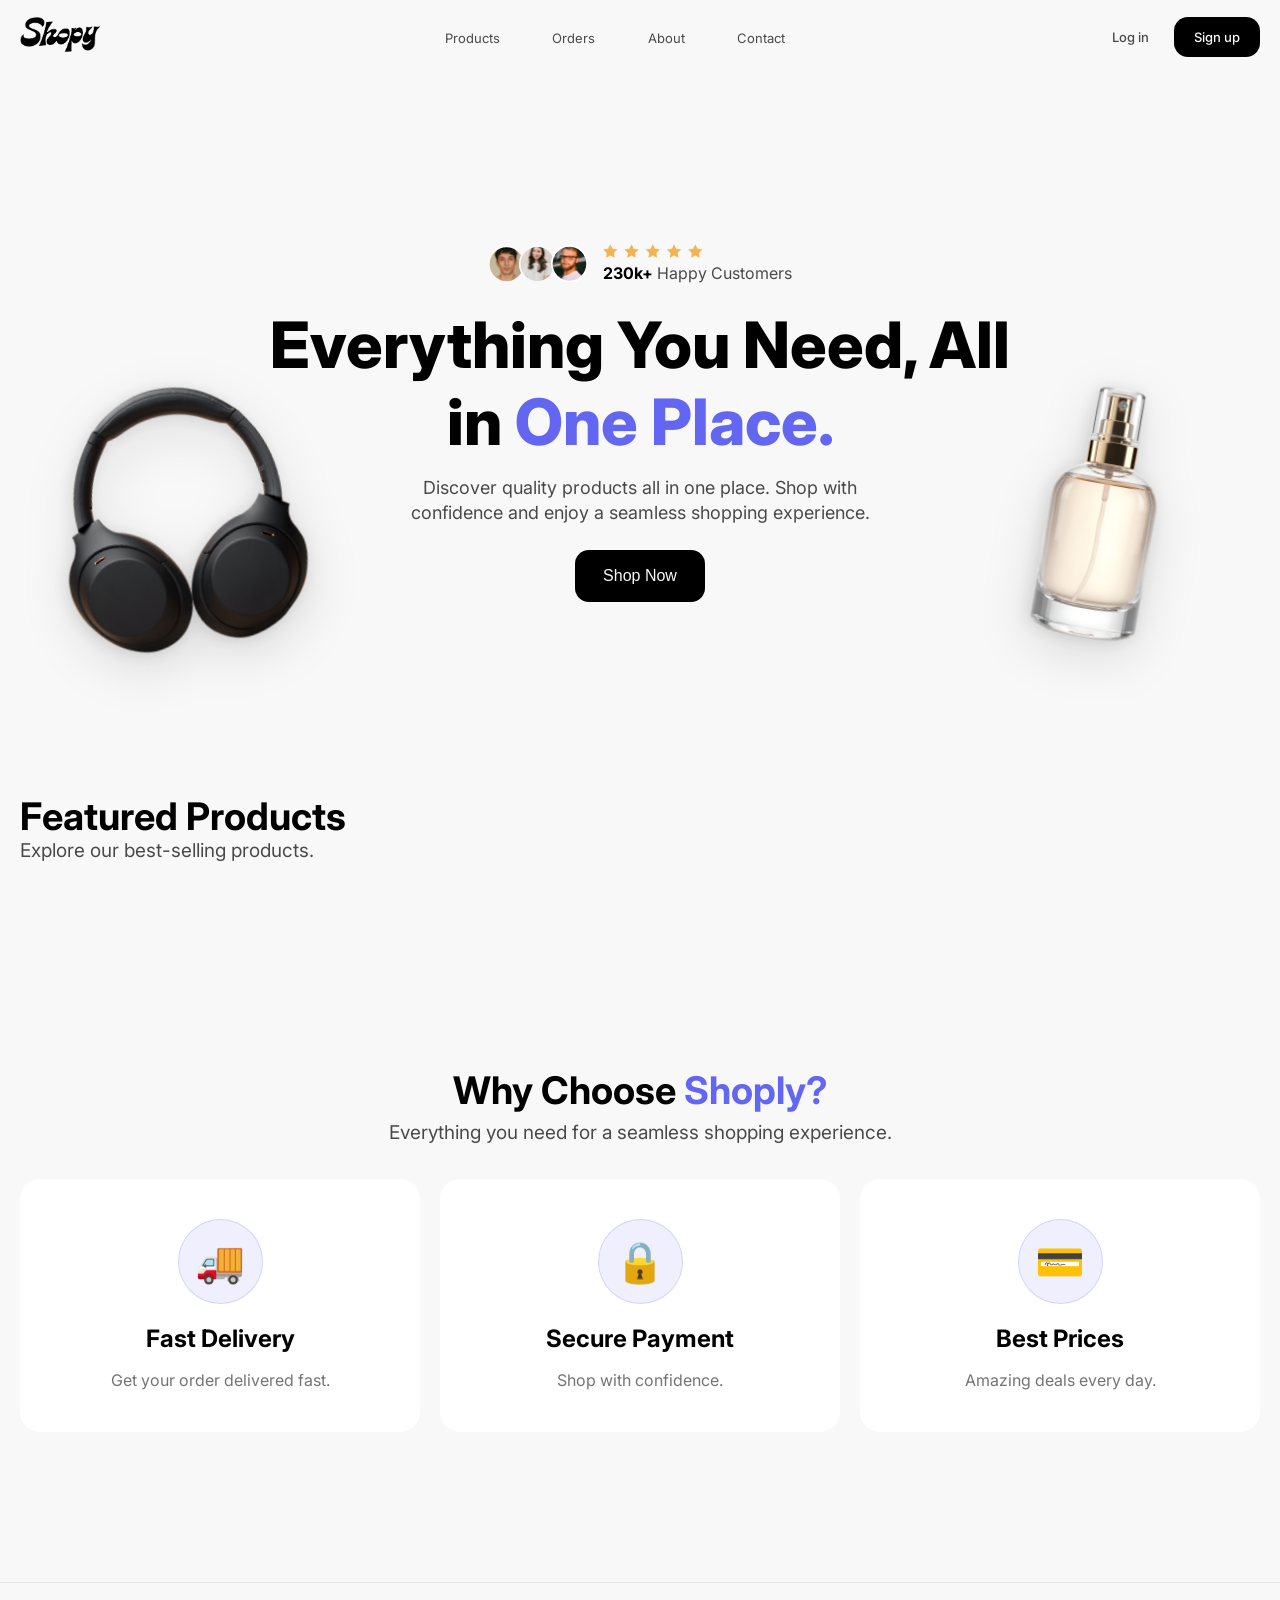
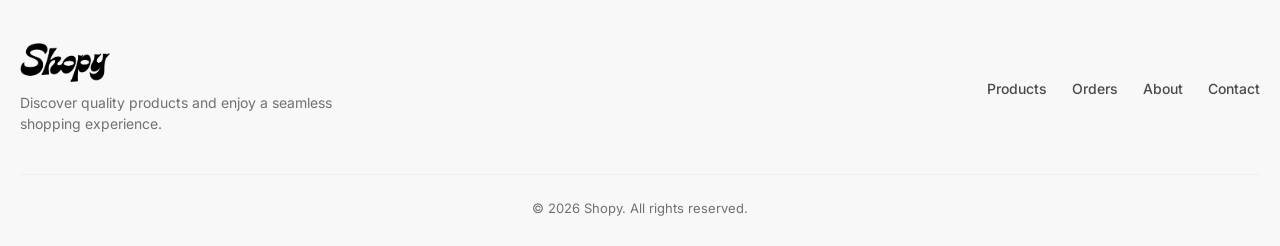
<file: index.html>
<!DOCTYPE html>
<html lang="en">
<head>
    <meta charset="UTF-8">
    <meta name="viewport" content="width=device-width, initial-scale=1.0">
    <title>Shopy</title>

    <link rel="stylesheet" href="css/main.css">
    <link rel="stylesheet" href="css/header.css">
    <link rel="stylesheet" href="css/landing page/hero.css">
    <link rel="stylesheet" href="css/landing page/featured.css">
    <link rel="stylesheet" href="css/landing page/whyus.css">
    <link rel="stylesheet" href="css/footer.css">

    <link rel="preconnect" href="https://fonts.googleapis.com">
    <link rel="preconnect" href="https://fonts.gstatic.com" crossorigin>
    <link href="https://fonts.googleapis.com/css2?family=Inter:wght@100..900&display=swap" rel="stylesheet">

</head>
<body>
    <header class="header">
        <div class="header-container">
            <div class="logo-header-div">
                <img src="assets/images/logo.png" alt="Shopy Logo">
            </div>
            <nav>
                <ul>
                    <li><a href="pages/products.html">Products</a></li>
                    <li><a href="pages/orders.html">Orders</a></li>
                    <li><a href="pages/about.html">About</a></li>
                    <li><a href="pages/contact.html">Contact</a></li>           
                </ul>
            </nav>
            <div class="button-header">
                <a href="pages/auth/login.html" class="white-button">Log in</a>
                <a href="pages/auth/signup.html" class="black-button">Sign up</a>
            </div>
        </div>
    </header>

    <section class="hero-section">
        <div class="abs-hero headphone"><img src="assets/images/headphone.png" alt="Headphone"></div>
        <div class="abs-hero perfume"><img src="assets/images/perfume.png" alt="Perfume"></div>
        <div class="hero-container">
                <div class="users-hero">
                    <img src="assets/images/users-group.svg" alt="Group of Users">
                    <div class="stars-hero-users">
                        <img src="assets/images/5-stars.png" alt="5 Stars">
                        <h3>230k+ <span>Happy Customers</span></h3>
                    </div>
                </div>
                <h2>Everything You Need, All in <span>One Place.</span></h2>
                <p>Discover quality products all in one place. Shop with confidence and enjoy a seamless shopping experience.</p>
                <div class="hero-button-div">
                    <button class="black-button hero-button">Shop Now</button>
                </div>
        </div>
    </section>

    <section class="featured-section">
        <div class="featured-container">
            <div class="featured-header">
                <h2>Featured Products</h2>
                <p>Explore our best-selling products.</p>
            </div>
            <!-- <div>
                <div class="categories-div">
                    <button class="arrow arrow-right"><img src="assets/images/right-chevron.png" alt="Right Chevron"></button>
                    <button class="arrow arrow-left"><img src="assets/images/left-chevron.png" alt="Right Chevron"></button>
                    <div class="gred-category"></div>
                    <div class="categories"></div>
                </div>
                <div></div>
            </div> -->
            
            <div class="featured-products">
                
            </div>
        </div>
    </section>

    <section class="whyus-section">
        <div class="whyus-container">
            <div class="whyus-header">
                <h2>Why Choose <span>Shoply?</span></h2>
                <p>Everything you need for a seamless shopping experience.</p>
            </div>
            <div class="whyus-cards">
                <div class="whyus-card">
                    <div class="whyus-icon">🚚</div>
                    <h3>Fast Delivery</h3>
                    <p>Get your order delivered fast.</p>
                </div>
                <div class="whyus-card">
                    <div class="whyus-icon">🔒</div>
                    <h3>Secure Payment</h3>
                    <p>Shop with confidence.</p>
                </div>
                <div class="whyus-card">
                    <div class="whyus-icon">💳</div>
                    <h3>Best Prices</h3>
                    <p>Amazing deals every day.</p>
                </div>
            </div>
        </div>
    </section>

    <footer>
        <div class="footer-container">
            <div class="footer-top">
                <div class="footer-brand">
                    <img src="assets/images/logo.png" alt="Shopy Logo">
                    <p>Discover quality products and enjoy a seamless shopping experience.</p>
                </div>
                <nav class="footer-nav">
                    <ul>
                        <li><a href="pages/products.html">Products</a></li>
                        <li><a href="pages/orders.html">Orders</a></li>
                        <li><a href="pages/about.html">About</a></li>
                        <li><a href="pages/contact.html">Contact</a></li>
                    </ul>
                </nav>
            </div>
            <div class="footer-bottom">
                <p>&copy; 2026 Shopy. All rights reserved.</p>
            </div>
        </div>
    </footer>

    <script src="js/header.js"></script>
    <script src="js/featured.js"></script>
</body>
</html>
</file>
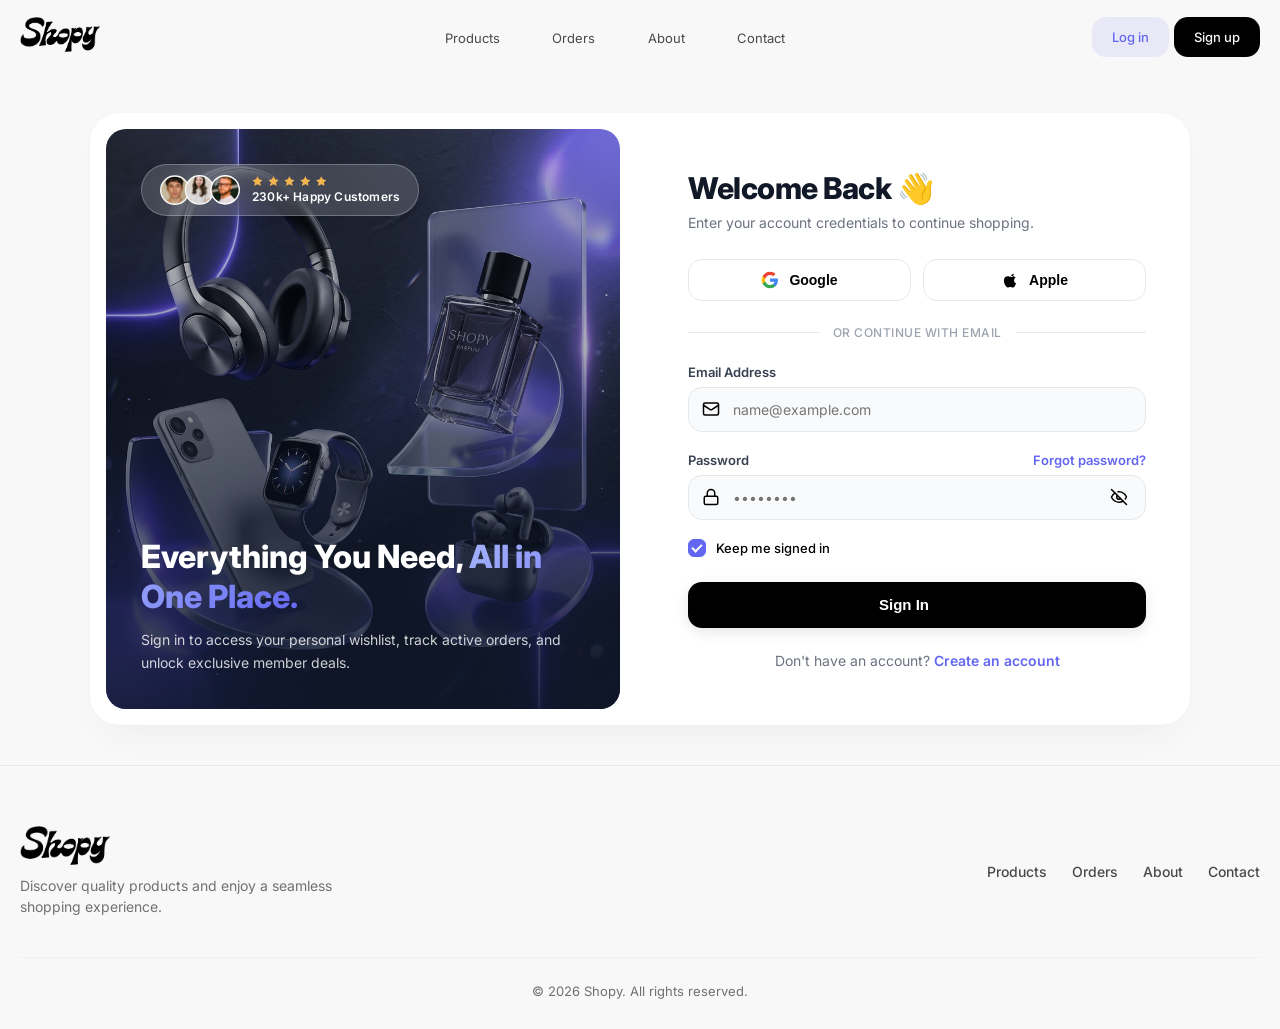
<file: pages/auth/login.html>
<!DOCTYPE html>
<html lang="en">
<head>
    <meta charset="UTF-8">
    <meta name="viewport" content="width=device-width, initial-scale=1.0">
    <title>Log In - Shopy</title>

    <link rel="stylesheet" href="../../css/main.css">
    <link rel="stylesheet" href="../../css/header.css">
    <link rel="stylesheet" href="../../css/footer.css">
    <link rel="stylesheet" href="../../css/auth/login.css">

    <link rel="preconnect" href="https://fonts.googleapis.com">
    <link rel="preconnect" href="https://fonts.gstatic.com" crossorigin>
    <link href="https://fonts.googleapis.com/css2?family=Inter:wght@100..900&display=swap" rel="stylesheet">
</head>
<body>
    <header class="header">
        <div class="header-container">
            <div class="logo-header-div">
                <a href="../../index.html"><img src="../../assets/images/logo.png" alt="Shopy Logo"></a>
            </div>
            <nav>
                <ul>
                    <li><a href="../products.html">Products</a></li>
                    <li><a href="../orders.html">Orders</a></li>
                    <li><a href="../about.html">About</a></li>
                    <li><a href="../contact.html">Contact</a></li>           
                </ul>
            </nav>
            <div class="button-header">
                <a href="login.html" class="white-button active-nav-btn">Log in</a>
                <a href="signup.html" class="black-button">Sign up</a>
            </div>
        </div>
    </header>

    <main class="login-section">
        <div class="login-container">
            <div class="login-banner-side">
                <div class="banner-wrapper">
                    <img src="../../assets/images/login-banner.png" alt="Shopy Shopping Experience" class="banner-img">
                    <div class="banner-overlay">
                        <div class="banner-badge">
                            <img src="../../assets/images/users-group.svg" alt="Happy Shoppers" class="users-img">
                            <div class="badge-info">
                                <img src="../../assets/images/5-stars.png" alt="5 Stars" class="stars-img">
                                <span>230k+ Happy Customers</span>
                            </div>
                        </div>
                        <div class="banner-text">
                            <h2>Everything You Need, <span>All in One Place.</span></h2>
                            <p>Sign in to access your personal wishlist, track active orders, and unlock exclusive member deals.</p>
                        </div>
                    </div>
                </div>
            </div>

            <div class="login-form-side">
                <div class="login-header">
                    <h1>Welcome Back 👋</h1>
                    <p>Enter your account credentials to continue shopping.</p>
                </div>

                <div class="social-buttons">
                    <button type="button" class="social-btn">
                        <svg width="18" height="18" viewBox="0 0 24 24" fill="none" xmlns="http://www.w3.org/2000/svg">
                            <path d="M22.56 12.25c0-.78-.07-1.53-.2-2.25H12v4.26h5.92c-.26 1.37-1.04 2.53-2.21 3.31v2.77h3.57c2.08-1.92 3.28-4.74 3.28-8.09z" fill="#4285F4"/>
                            <path d="M12 23c2.97 0 5.46-.98 7.28-2.66l-3.57-2.77c-.98.66-2.23 1.06-3.71 1.06-2.86 0-5.29-1.93-6.16-4.53H2.18v2.84C3.99 20.53 7.7 23 12 23z" fill="#34A853"/>
                            <path d="M5.84 14.09c-.22-.66-.35-1.36-.35-2.09s.13-1.43.35-2.09V7.06H2.18C1.43 8.55 1 10.22 1 12s.43 3.45 1.18 4.94l2.85-2.22.81-.63z" fill="#FBBC05"/>
                            <path d="M12 5.38c1.62 0 3.06.56 4.21 1.64l3.15-3.15C17.45 2.09 14.97 1 12 1 7.7 1 3.99 3.47 2.18 7.06l3.66 2.84c.87-2.6 3.3-4.52 6.16-4.52z" fill="#EA4335"/>
                        </svg>
                        <span>Google</span>
                    </button>
                    <button type="button" class="social-btn">
                        <svg width="18" height="18" viewBox="0 0 24 24" fill="currentColor" xmlns="http://www.w3.org/2000/svg">
                            <path d="M18.71 19.5c-.83 1.24-1.71 2.45-3.05 2.47-1.34.03-1.77-.79-3.29-.79-1.53 0-2 .77-3.27.82-1.31.05-2.3-1.32-3.14-2.53C4.25 17 2.94 12.45 4.7 9.39c.87-1.52 2.43-2.48 4.12-2.51 1.28-.02 2.5.87 3.29.87.78 0 2.26-1.07 3.81-.91.65.03 2.47.26 3.64 1.98-.09.06-2.17 1.28-2.15 3.81.03 3.02 2.65 4.03 2.68 4.04-.03.07-.42 1.44-1.38 2.83M15.97 6.85c.66-.8 1.11-1.92.99-3.04-.96.04-2.12.64-2.8 1.44-.61.71-1.14 1.86-.99 2.97 1.07.08 2.15-.55 2.8-1.37z"/>
                        </svg>
                        <span>Apple</span>
                    </button>
                </div>

                <div class="divider">
                    <span>Or continue with email</span>
                </div>

                <form class="auth-form" id="loginForm" novalidate>
                    <div class="form-group">
                        <label for="email">Email Address</label>
                        <div class="input-wrapper">
                            <svg class="input-icon" width="18" height="18" viewBox="0 0 24 24" fill="none" stroke="currentColor" stroke-width="2" stroke-linecap="round" stroke-linejoin="round">
                                <rect x="2" y="4" width="20" height="16" rx="2"></rect>
                                <path d="m22 7-8.97 5.7a1.94 1.94 0 0 1-2.06 0L2 7"></path>
                            </svg>
                            <input type="email" id="email" name="email" placeholder="name@example.com" required autocomplete="email">
                        </div>
                        <span class="error-message" id="emailError">Please enter a valid email address</span>
                    </div>

                    <div class="form-group">
                        <div class="label-row">
                            <label for="password">Password</label>
                            <a href="#" class="forgot-link">Forgot password?</a>
                        </div>
                        <div class="input-wrapper">
                            <svg class="input-icon" width="18" height="18" viewBox="0 0 24 24" fill="none" stroke="currentColor" stroke-width="2" stroke-linecap="round" stroke-linejoin="round">
                                <rect x="3" y="11" width="18" height="11" rx="2" ry="2"></rect>
                                <path d="M7 11V7a5 5 0 0 1 10 0v4"></path>
                            </svg>
                            <input type="password" id="password" name="password" placeholder="••••••••" required autocomplete="current-password">
                            <button type="button" class="toggle-password" id="togglePassword" aria-label="Toggle password visibility">
                                <svg class="eye-icon eye-off" width="18" height="18" viewBox="0 0 24 24" fill="none" stroke="currentColor" stroke-width="2" stroke-linecap="round" stroke-linejoin="round">
                                    <path d="M9.88 9.88a3 3 0 1 0 4.24 4.24"></path>
                                    <path d="M10.73 5.08A10.43 10.43 0 0 1 12 5c7 0 10 7 10 7a13.16 13.16 0 0 1-1.67 2.68"></path>
                                    <path d="M6.61 6.61A13.52 13.52 0 0 0 2 12s3 7 10 7a9.74 9.74 0 0 0 5.39-1.61"></path>
                                    <line x1="2" y1="2" x2="22" y2="22"></line>
                                </svg>
                                <svg class="eye-icon eye-on" width="18" height="18" viewBox="0 0 24 24" fill="none" stroke="currentColor" stroke-width="2" stroke-linecap="round" stroke-linejoin="round" style="display: none;">
                                    <path d="M1 12s4-8 11-8 11 8 11 8-4 8-11 8-11-8-11-8z"></path>
                                    <circle cx="12" cy="12" r="3"></circle>
                                </svg>
                            </button>
                        </div>
                        <span class="error-message" id="passwordError">Password must be at least 6 characters</span>
                    </div>

                    <div class="form-options">
                        <label class="checkbox-container">
                            <input type="checkbox" id="rememberMe" checked>
                            <span class="checkmark"></span>
                            <span class="checkbox-label">Keep me signed in</span>
                        </label>
                    </div>

                    <button type="submit" class="black-button submit-button" id="submitBtn">
                        <span>Sign In</span>
                        <svg width="18" height="18" viewBox="0 0 24 24" fill="none" stroke="currentColor" stroke-width="2" stroke-linecap="round" stroke-linejoin="round">
                            <line x1="5" y1="12" x2="19" y2="12"></line>
                            <polyline points="12 5 19 12 12 19"></polyline>
                        </svg>
                    </button>
                </form>

                <p class="signup-prompt">
                    Don't have an account? <a href="signup.html">Create an account</a>
                </p>
            </div>
        </div>
    </main>

    <footer>
        <div class="footer-container">
            <div class="footer-top">
                <div class="footer-brand">
                    <img src="../../assets/images/logo.png" alt="Shopy Logo">
                    <p>Discover quality products and enjoy a seamless shopping experience.</p>
                </div>
                <nav class="footer-nav">
                    <ul>
                        <li><a href="../products.html">Products</a></li>
                        <li><a href="../orders.html">Orders</a></li>
                        <li><a href="../about.html">About</a></li>
                        <li><a href="../contact.html">Contact</a></li>
                    </ul>
                </nav>
            </div>
            <div class="footer-bottom">
                <p>&copy; 2026 Shopy. All rights reserved.</p>
            </div>
        </div>
    </footer>

    <script src="../../js/header.js"></script>
    <script src="../../js/auth/login.js"></script>
</body>
</html>
</file>
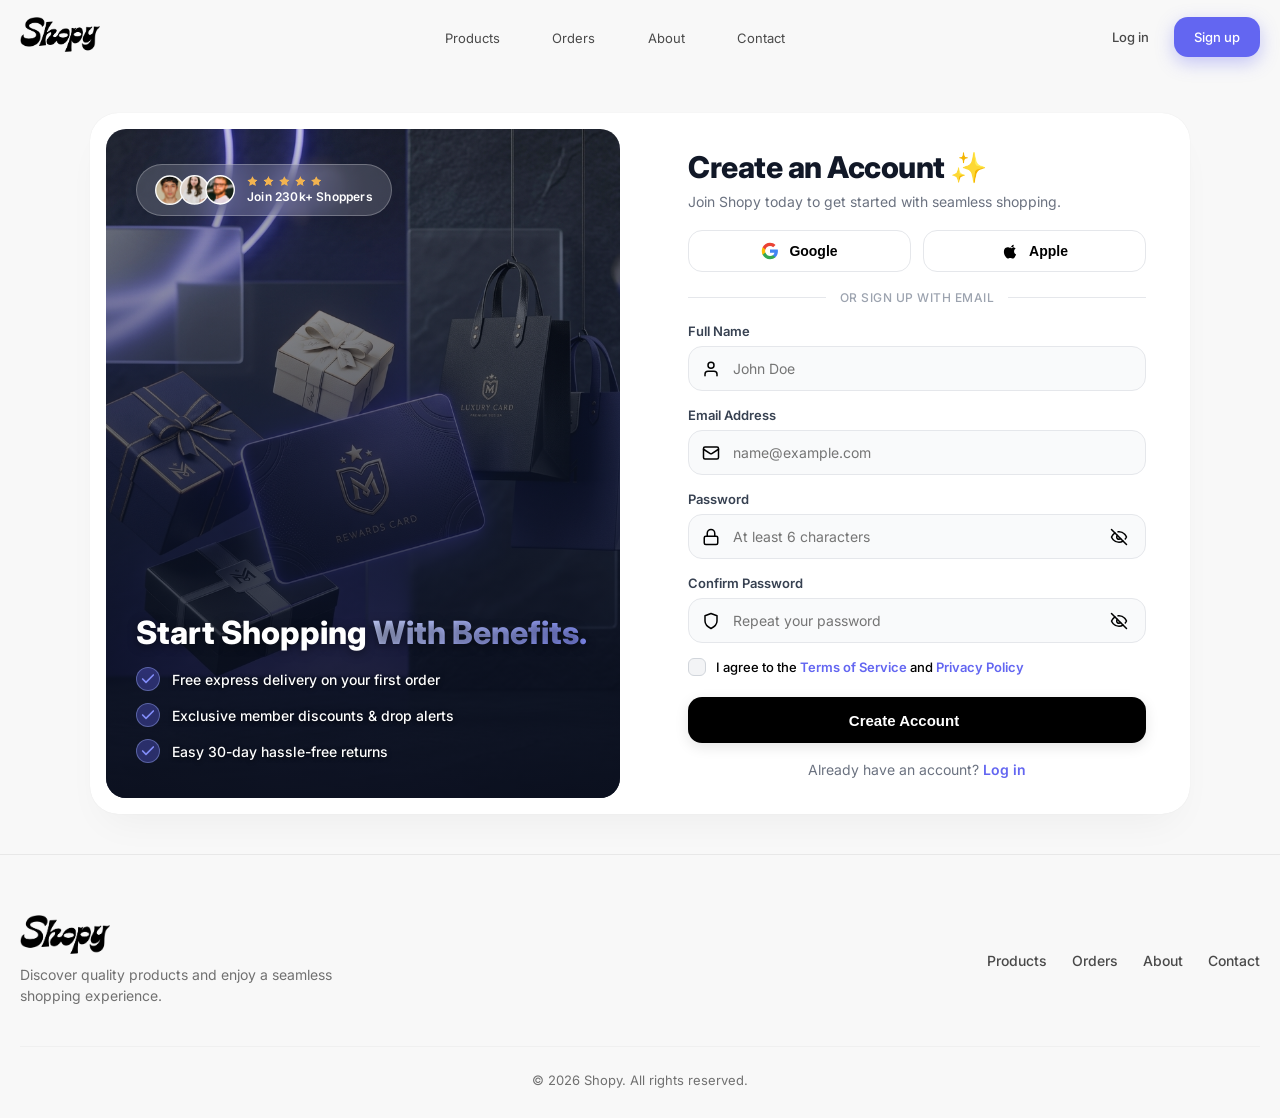
<file: pages/auth/signup.html>
<!DOCTYPE html>
<html lang="en">
<head>
    <meta charset="UTF-8">
    <meta name="viewport" content="width=device-width, initial-scale=1.0">
    <title>Sign Up - Shopy</title>

    <link rel="stylesheet" href="../../css/main.css">
    <link rel="stylesheet" href="../../css/header.css">
    <link rel="stylesheet" href="../../css/footer.css">
    <link rel="stylesheet" href="../../css/auth/login.css">
    <link rel="stylesheet" href="../../css/auth/signup.css">

    <link rel="preconnect" href="https://fonts.googleapis.com">
    <link rel="preconnect" href="https://fonts.gstatic.com" crossorigin>
    <link href="https://fonts.googleapis.com/css2?family=Inter:wght@100..900&display=swap" rel="stylesheet">
</head>
<body>
    <header class="header">
        <div class="header-container">
            <div class="logo-header-div">
                <a href="../../index.html"><img src="../../assets/images/logo.png" alt="Shopy Logo"></a>
            </div>
            <nav>
                <ul>
                    <li><a href="../products.html">Products</a></li>
                    <li><a href="../orders.html">Orders</a></li>
                    <li><a href="../about.html">About</a></li>
                    <li><a href="../contact.html">Contact</a></li>           
                </ul>
            </nav>
            <div class="button-header">
                <a href="login.html" class="white-button">Log in</a>
                <a href="signup.html" class="black-button active-nav-btn-black">Sign up</a>
            </div>
        </div>
    </header>

    <main class="login-section">
        <div class="login-container signup-container">
            <div class="login-banner-side">
                <div class="banner-wrapper">
                    <img src="../../assets/images/signup-banner.png" alt="Shopy Rewards & Benefits" class="banner-img">
                    <div class="banner-overlay">
                        <div class="banner-badge">
                            <img src="../../assets/images/users-group.svg" alt="Happy Shoppers" class="users-img">
                            <div class="badge-info">
                                <img src="../../assets/images/5-stars.png" alt="5 Stars" class="stars-img">
                                <span>Join 230k+ Shoppers</span>
                            </div>
                        </div>
                        <div class="banner-text">
                            <h2>Start Shopping <span>With Benefits.</span></h2>
                            <ul class="perks-list">
                                <li>
                                    <svg width="18" height="18" viewBox="0 0 24 24" fill="none" stroke="#818cf8" stroke-width="2.5" stroke-linecap="round" stroke-linejoin="round">
                                        <polyline points="20 6 9 17 4 12"></polyline>
                                    </svg>
                                    <span>Free express delivery on your first order</span>
                                </li>
                                <li>
                                    <svg width="18" height="18" viewBox="0 0 24 24" fill="none" stroke="#818cf8" stroke-width="2.5" stroke-linecap="round" stroke-linejoin="round">
                                        <polyline points="20 6 9 17 4 12"></polyline>
                                    </svg>
                                    <span>Exclusive member discounts & drop alerts</span>
                                </li>
                                <li>
                                    <svg width="18" height="18" viewBox="0 0 24 24" fill="none" stroke="#818cf8" stroke-width="2.5" stroke-linecap="round" stroke-linejoin="round">
                                        <polyline points="20 6 9 17 4 12"></polyline>
                                    </svg>
                                    <span>Easy 30-day hassle-free returns</span>
                                </li>
                            </ul>
                        </div>
                    </div>
                </div>
            </div>

            <div class="login-form-side">
                <div class="login-header">
                    <h1>Create an Account ✨</h1>
                    <p>Join Shopy today to get started with seamless shopping.</p>
                </div>

                <div class="social-buttons">
                    <button type="button" class="social-btn">
                        <svg width="18" height="18" viewBox="0 0 24 24" fill="none" xmlns="http://www.w3.org/2000/svg">
                            <path d="M22.56 12.25c0-.78-.07-1.53-.2-2.25H12v4.26h5.92c-.26 1.37-1.04 2.53-2.21 3.31v2.77h3.57c2.08-1.92 3.28-4.74 3.28-8.09z" fill="#4285F4"/>
                            <path d="M12 23c2.97 0 5.46-.98 7.28-2.66l-3.57-2.77c-.98.66-2.23 1.06-3.71 1.06-2.86 0-5.29-1.93-6.16-4.53H2.18v2.84C3.99 20.53 7.7 23 12 23z" fill="#34A853"/>
                            <path d="M5.84 14.09c-.22-.66-.35-1.36-.35-2.09s.13-1.43.35-2.09V7.06H2.18C1.43 8.55 1 10.22 1 12s.43 3.45 1.18 4.94l2.85-2.22.81-.63z" fill="#FBBC05"/>
                            <path d="M12 5.38c1.62 0 3.06.56 4.21 1.64l3.15-3.15C17.45 2.09 14.97 1 12 1 7.7 1 3.99 3.47 2.18 7.06l3.66 2.84c.87-2.6 3.3-4.52 6.16-4.52z" fill="#EA4335"/>
                        </svg>
                        <span>Google</span>
                    </button>
                    <button type="button" class="social-btn">
                        <svg width="18" height="18" viewBox="0 0 24 24" fill="currentColor" xmlns="http://www.w3.org/2000/svg">
                            <path d="M18.71 19.5c-.83 1.24-1.71 2.45-3.05 2.47-1.34.03-1.77-.79-3.29-.79-1.53 0-2 .77-3.27.82-1.31.05-2.3-1.32-3.14-2.53C4.25 17 2.94 12.45 4.7 9.39c.87-1.52 2.43-2.48 4.12-2.51 1.28-.02 2.5.87 3.29.87.78 0 2.26-1.07 3.81-.91.65.03 2.47.26 3.64 1.98-.09.06-2.17 1.28-2.15 3.81.03 3.02 2.65 4.03 2.68 4.04-.03.07-.42 1.44-1.38 2.83M15.97 6.85c.66-.8 1.11-1.92.99-3.04-.96.04-2.12.64-2.8 1.44-.61.71-1.14 1.86-.99 2.97 1.07.08 2.15-.55 2.8-1.37z"/>
                        </svg>
                        <span>Apple</span>
                    </button>
                </div>

                <div class="divider">
                    <span>Or sign up with email</span>
                </div>

                <form class="auth-form" id="signupForm" novalidate>
                    <div class="form-group">
                        <label for="fullName">Full Name</label>
                        <div class="input-wrapper">
                            <svg class="input-icon" width="18" height="18" viewBox="0 0 24 24" fill="none" stroke="currentColor" stroke-width="2" stroke-linecap="round" stroke-linejoin="round">
                                <path d="M20 21v-2a4 4 0 0 0-4-4H8a4 4 0 0 0-4 4v2"></path>
                                <circle cx="12" cy="7" r="4"></circle>
                            </svg>
                            <input type="text" id="fullName" name="fullName" placeholder="John Doe" required autocomplete="name">
                        </div>
                        <span class="error-message" id="nameError">Please enter your full name</span>
                    </div>

                    <div class="form-group">
                        <label for="email">Email Address</label>
                        <div class="input-wrapper">
                            <svg class="input-icon" width="18" height="18" viewBox="0 0 24 24" fill="none" stroke="currentColor" stroke-width="2" stroke-linecap="round" stroke-linejoin="round">
                                <rect x="2" y="4" width="20" height="16" rx="2"></rect>
                                <path d="m22 7-8.97 5.7a1.94 1.94 0 0 1-2.06 0L2 7"></path>
                            </svg>
                            <input type="email" id="email" name="email" placeholder="name@example.com" required autocomplete="email">
                        </div>
                        <span class="error-message" id="emailError">Please enter a valid email address</span>
                    </div>

                    <div class="form-group">
                        <label for="password">Password</label>
                        <div class="input-wrapper">
                            <svg class="input-icon" width="18" height="18" viewBox="0 0 24 24" fill="none" stroke="currentColor" stroke-width="2" stroke-linecap="round" stroke-linejoin="round">
                                <rect x="3" y="11" width="18" height="11" rx="2" ry="2"></rect>
                                <path d="M7 11V7a5 5 0 0 1 10 0v4"></path>
                            </svg>
                            <input type="password" id="password" name="password" placeholder="At least 6 characters" required autocomplete="new-password">
                            <button type="button" class="toggle-password" id="togglePassword" aria-label="Toggle password visibility">
                                <svg class="eye-icon eye-off" width="18" height="18" viewBox="0 0 24 24" fill="none" stroke="currentColor" stroke-width="2" stroke-linecap="round" stroke-linejoin="round">
                                    <path d="M9.88 9.88a3 3 0 1 0 4.24 4.24"></path>
                                    <path d="M10.73 5.08A10.43 10.43 0 0 1 12 5c7 0 10 7 10 7a13.16 13.16 0 0 1-1.67 2.68"></path>
                                    <path d="M6.61 6.61A13.52 13.52 0 0 0 2 12s3 7 10 7a9.74 9.74 0 0 0 5.39-1.61"></path>
                                    <line x1="2" y1="2" x2="22" y2="22"></line>
                                </svg>
                                <svg class="eye-icon eye-on" width="18" height="18" viewBox="0 0 24 24" fill="none" stroke="currentColor" stroke-width="2" stroke-linecap="round" stroke-linejoin="round" style="display: none;">
                                    <path d="M1 12s4-8 11-8 11 8 11 8-4 8-11 8-11-8-11-8z"></path>
                                    <circle cx="12" cy="12" r="3"></circle>
                                </svg>
                            </button>
                        </div>
                        <span class="error-message" id="passwordError">Password must be at least 6 characters</span>
                    </div>

                    <div class="form-group">
                        <label for="confirmPassword">Confirm Password</label>
                        <div class="input-wrapper">
                            <svg class="input-icon" width="18" height="18" viewBox="0 0 24 24" fill="none" stroke="currentColor" stroke-width="2" stroke-linecap="round" stroke-linejoin="round">
                                <path d="M12 22s8-4 8-10V5l-8-3-8 3v7c0 6 8 10 8 10z"></path>
                            </svg>
                            <input type="password" id="confirmPassword" name="confirmPassword" placeholder="Repeat your password" required autocomplete="new-password">
                            <button type="button" class="toggle-password" id="toggleConfirmPassword" aria-label="Toggle confirm password visibility">
                                <svg class="eye-icon eye-off" width="18" height="18" viewBox="0 0 24 24" fill="none" stroke="currentColor" stroke-width="2" stroke-linecap="round" stroke-linejoin="round">
                                    <path d="M9.88 9.88a3 3 0 1 0 4.24 4.24"></path>
                                    <path d="M10.73 5.08A10.43 10.43 0 0 1 12 5c7 0 10 7 10 7a13.16 13.16 0 0 1-1.67 2.68"></path>
                                    <path d="M6.61 6.61A13.52 13.52 0 0 0 2 12s3 7 10 7a9.74 9.74 0 0 0 5.39-1.61"></path>
                                    <line x1="2" y1="2" x2="22" y2="22"></line>
                                </svg>
                                <svg class="eye-icon eye-on" width="18" height="18" viewBox="0 0 24 24" fill="none" stroke="currentColor" stroke-width="2" stroke-linecap="round" stroke-linejoin="round" style="display: none;">
                                    <path d="M1 12s4-8 11-8 11 8 11 8-4 8-11 8-11-8-11-8z"></path>
                                    <circle cx="12" cy="12" r="3"></circle>
                                </svg>
                            </button>
                        </div>
                        <span class="error-message" id="confirmPasswordError">Passwords do not match</span>
                    </div>

                    <div class="form-options">
                        <label class="checkbox-container">
                            <input type="checkbox" id="termsCheck" required>
                            <span class="checkmark"></span>
                            <span class="checkbox-label">I agree to the <a href="#" class="terms-link">Terms of Service</a> and <a href="#" class="terms-link">Privacy Policy</a></span>
                        </label>
                    </div>
                    <span class="error-message" id="termsError">You must agree to the terms to continue</span>

                    <button type="submit" class="black-button submit-button" id="submitBtn">
                        <span>Create Account</span>
                        <svg width="18" height="18" viewBox="0 0 24 24" fill="none" stroke="currentColor" stroke-width="2" stroke-linecap="round" stroke-linejoin="round">
                            <line x1="5" y1="12" x2="19" y2="12"></line>
                            <polyline points="12 5 19 12 12 19"></polyline>
                        </svg>
                    </button>
                </form>

                <p class="signup-prompt">
                    Already have an account? <a href="login.html">Log in</a>
                </p>
            </div>
        </div>
    </main>

    <footer>
        <div class="footer-container">
            <div class="footer-top">
                <div class="footer-brand">
                    <img src="../../assets/images/logo.png" alt="Shopy Logo">
                    <p>Discover quality products and enjoy a seamless shopping experience.</p>
                </div>
                <nav class="footer-nav">
                    <ul>
                        <li><a href="../products.html">Products</a></li>
                        <li><a href="../orders.html">Orders</a></li>
                        <li><a href="../about.html">About</a></li>
                        <li><a href="../contact.html">Contact</a></li>
                    </ul>
                </nav>
            </div>
            <div class="footer-bottom">
                <p>&copy; 2026 Shopy. All rights reserved.</p>
            </div>
        </div>
    </footer>

    <script src="../../js/header.js"></script>
    <script src="../../js/auth/signup.js"></script>
</body>
</html>
</file>
<file: css/main.css>
*{
    color: #000;
    border: 0;
    margin: 0;
    padding: 0;
    list-style: none;
    box-sizing: border-box;
    text-decoration: none;
}

body{
    background-color: #f8f8f8ff;
    font-family: "Inter", sans-serif;
    padding-top: 73px;
    
}
</file>
<file: css/header.css>
header{
    display: flex;
    justify-content: center;
    align-items: center;
    height: 73px;
    padding: 0 20px;
    position: fixed;
    top: 0;
    right: 0;
    left: 0;
    background-color: #f8f8f8ff;
    z-index: 10;
}

.header-container{
    display: flex;
    justify-content: center;
    align-items: center;
    width: 100%;
    max-width: 1300px;
}

.logo-header-div{
    width: 150px;
}

.logo-header-div img{
    width: 80px;
}

header div nav{
    display: flex;
    justify-content: center;
    align-items: center;
    flex: 1;
}

header div nav ul{
    display: flex;
    justify-content: space-between;
    align-items: center;
    width: 360px;

}

header div nav ul a{
    font-size: 13px;
    margin: 0 10px;
    color: #000000b4;
    transition: color 0.2s ease;
}

header div nav ul a:hover{
    color: #6366F1;
}

.button-header{
    display: flex;
    justify-content: end;
    gap: 5px;
    width: 200px;
}

.white-button{
    padding: 12px 20px;
    font-size: 13px;
    font-weight: 500;
    background-color: transparent;
    color: #000000b4;
    border-radius: 14px;
    transition: all 0.3s ease;
    cursor: pointer;
    display: inline-flex;
    align-items: center;
    justify-content: center;
}

.white-button:hover{
    background-color: #6365f11a;
    color: #6366F1;
    transform: translateY(-2px);
}

.black-button{
    padding: 12px 20px;
    font-size: 13px;
    font-weight: 500;
    background-color: #000000;
    color: #f8f8f8ff;
    border-radius: 14px;
    transition: all 0.3s ease;
    cursor: pointer;
    display: inline-flex;
    align-items: center;
    justify-content: center;
}

.black-button:hover{
    background-color: #6366F1;
    color: #ffffff;
    transform: translateY(-2px);
    box-shadow: 0 6px 18px rgba(99, 102, 241, 0.35);
}

.black-button:active, .white-button:active{
    transform: translateY(0);
}

.c{
    height: 1500px;
}
</file>
<file: css/landing page/hero.css>
.hero-section{
    display: flex;
    justify-content: center;
    align-items: center;
    padding: 0 20px;
    height: 700px;
    position: relative;
    overflow: hidden;
}

.hero-container{
    display: flex;
    justify-content: center;
    align-items: center;
    flex-direction: column;
    width: 100%;
    max-width: 1300px;
    gap: 15px;
    text-align: center;
    position: relative;
    
}

.abs-hero{
    position: absolute;
    z-index: -1;
    pointer-events: none;
}

.headphone{
    left: 3%;
    bottom: 14%;
}

.perfume{
    right: 3%;
    bottom: 14%;
}

.abs-hero img{
    width: 640px;
    max-width: 22vw;
    height: auto;
    object-fit: contain;
    filter: drop-shadow(0 15px 25px rgba(0, 0, 0, 0.12));
    transition: transform 0.3s ease;
}

.headphone img{
    transform: rotate(-10deg);
    animation: floatHeadphone 5s ease-in-out infinite;
}

.perfume img{
    transform: rotate(10deg);
    animation: floatPerfume 5s ease-in-out infinite 0.5s;
}

@keyframes floatHeadphone {
    0%, 100% {
        transform: translateY(0) rotate(-10deg);
    }
    50% {
        transform: translateY(-12px) rotate(-7deg);
    }
}

@keyframes floatPerfume {
    0%, 100% {
        transform: translateY(0) rotate(10deg);
    }
    50% {
        transform: translateY(-12px) rotate(13deg);
    }
}

.users-hero{
    display: flex;
    justify-content: center;
    align-items: center;
    gap: 15px;
    margin-bottom: 7px;
}

.users-hero img{
    width: 100px;
    height: auto;
}

.stars-hero-users{
    display: flex;
    flex-direction: column;
    justify-content: center;
    align-items: flex-start;
    gap: 6px;
}

.stars-hero-users img{
    width: 100px;
    height: auto;
}

.stars-hero-users h3{
    font-size: 14px;
    font-weight: 700;
    line-height: 1.2;
    margin: 0;
}

.stars-hero-users h3 span{
    color: #000000b4;
    font-weight: normal;
}

.stars-hero-users h3{
    font-size: 16px;
}

.hero-container h2{
    font-size: 64px;
    font-weight: 800;
    width: 60%;
}

.hero-container h2 span{
    color: #6366F1;
}

.hero-container p{
    color: #000000b4;
    max-width: 500px;
    line-height: 25px;
    font-size: 18px;
}

.hero-button-div{
    margin-top: 10px;
}

.hero-button{
    padding: 17px 28px;
    font-size: 16px;
    cursor: pointer;
    transition: all 0.3s ease;
}

.hero-button:hover{
    transform: translateY(-4px) scale(1.02);
    box-shadow: 0 10px 25px rgba(99, 102, 241, 0.4);
}
</file>
<file: css/landing page/featured.css>
.featured-section{
    display: flex;
    justify-content: center;
    align-items: center;
    padding: 20px 20px;
    overflow: hidden;
}

.featured-container{
    display: flex;
    justify-content: center;
    flex-direction: column;
    width: 100%;
    max-width: 1300px;
    gap: 35px;
}

.featured-header h2{
    font-size: 38px;
}

.featured-header p{
    font-size: 19px;
    color: #000000b4;
}

.categories-div{
    position: relative;
    width: 100%;
    display: flex;
    align-items: center;
}

.categories{
    display: flex;
    align-items: center;
    gap: 10px;
    overflow-x: auto;
    scrollbar-width: none;
    scroll-behavior: smooth;
    width: 100%;
    padding: 5px 45px;
}

.categories h3{
    font-size: 15px;
    font-weight: normal;
    background-color: #6365f11a;
    padding: 10px 18px;
    border: 1px #6366F1 solid;
    border-radius: 50px;
    color: #6366F1;
    white-space: nowrap;
    cursor: pointer;
    user-select: none;
    transition: all 0.2s ease;
}

.categories h3:hover{
    background-color: #6366F1;
    color: #ffffff;
}

.arrow{
    position: absolute;
    top: 50%;
    transform: translateY(-50%);
    background-color: #6365f11a;
    padding: 4px 8px;
    border: 1px #6366F1 solid;
    border-radius: 50px;
    color: #6366F1;
    z-index: 5;
    cursor: pointer;
    display: flex;
    align-items: center;
    justify-content: center;
    transition: background-color 0.2s ease;
}

.arrow:hover{
    background-color: #6366f133;
}

.arrow-right{
    right: 0;
}

.arrow-left{
    left: 0;
}

.gred-category{
    position: absolute;
    top: 0;
    left: 0;
    width: 100%;
    height: 100%;
    pointer-events: none;
    z-index: 2;
    background: linear-gradient(90deg, #f8f8f8 0%, rgba(248, 248, 248, 0) 10%, rgba(248, 248, 248, 0) 90%, #f8f8f8 100%);
}

.featured-products{
    display: grid;
    grid-template-columns: 1fr 1fr 1fr;
    width: 100%;
    gap: 20px;
}

.featured-product-div{
    background-color: #fff;
    border-radius: 20px;
    display: flex;
    flex-direction: column;
    gap: 10px;
    padding: 40px;
    transition: transform 0.3s ease, box-shadow 0.3s ease;
}

.featured-product-div:hover{
    transform: translateY(-5px);
    box-shadow: 0 12px 30px rgba(0, 0, 0, 0.08);
}

.green-stock p{
    color: #2cd626;
}

.low-stock p{
    color: #d42828;
}

.avaliable-product-div p{
    font-size: 14px;
    font-weight: normal;
    white-space: nowrap;
}

.category-product-div{
    position: absolute;
    background-color: #6365f12d;
    padding: 8px 13px;
    border-radius: 50px;
    cursor: pointer;
    right: 40px;
    border: 1px #6365f1 solid;
    top: 25px;
}

.category-product-div p{
    color: #6365f1;
}

.product-img-div{
    width: 100%;
    height: 100%;
    display: flex;
    justify-content: center;
    align-items: center;
}

.featured-product-div h3{
    font-size: 30px;
}

.brand-product-div p{
    color: #000000e7;
    font-weight: 500;
}

.description-product-div p{
    color: #0000008c;
    font-size: 15px;
    margin-bottom: 6px;
}

.price-product-div{
    font-size: 27px;
    font-weight: bold;
    margin-bottom: 6px;
    display: flex;
    justify-content: space-between;
    align-items: center;
}

.counter-div{
    display: flex;
    justify-content: end;
    align-items: center;
    gap: 18px;
}

.product-button{
    padding: 17px 20px;
    font-size: 15px;
    font-weight: 500;
    cursor: pointer;
    transition: all 0.2s ease;
}

.minus-botton, .plus-botton{
    cursor: pointer;
    transition: all 0.2s ease;
    user-select: none;
}

.minus-botton:hover, .plus-botton:hover{
    background-color: #6366F1;
    color: #ffffff;
    transform: scale(1.1);
}

.minus-botton:active, .plus-botton:active{
    transform: scale(0.95);
}
</file>
<file: css/landing page/whyus.css>
.whyus-section {
    display: flex;
    justify-content: center;
    align-items: center;
    padding: 150px 20px;
    overflow: hidden;
}

.whyus-container {
    display: flex;
    flex-direction: column;
    justify-content: center;
    width: 100%;
    max-width: 1300px;
    gap: 35px;
}

.whyus-header {
    text-align: center;
}

.whyus-header h2 {
    font-size: 38px;
}

.whyus-header h2 span {
    color: #6366F1;
}

.whyus-header p {
    font-size: 19px;
    color: #000000b4;
    margin-top: 8px;
}

.whyus-cards {
    display: grid;
    grid-template-columns: 1fr 1fr 1fr;
    gap: 20px;
    width: 100%;
}

.whyus-card {
    background-color: #fff;
    border-radius: 20px;
    display: flex;
    flex-direction: column;
    align-items: center;
    text-align: center;
    gap: 15px;
    padding: 40px 30px;
    transition: transform 0.3s ease, box-shadow 0.3s ease;
}

.whyus-card:hover {
    transform: translateY(-5px);
    box-shadow: 0 12px 30px rgba(99, 102, 241, 0.08);
}

.whyus-icon {
    font-size: 40px;
    background-color: #6365f11a;
    width: 85px;
    height: 85px;
    border-radius: 50%;
    display: flex;
    align-items: center;
    justify-content: center;
    border: 1px solid #6365f133;
    margin-bottom: 5px;
}

.whyus-card h3 {
    font-size: 24px;
    font-weight: 700;
}

.whyus-card p {
    color: #0000008c;
    font-size: 16px;
    line-height: 1.5;
}

@media (max-width: 900px) {
    .whyus-cards {
        grid-template-columns: 1fr;
    }
}
</file>
<file: css/footer.css>
footer {
    display: flex;
    justify-content: center;
    align-items: center;
    padding: 60px 20px 30px;
    border-top: 1px solid #e8e8e8;
}

.footer-container {
    display: flex;
    flex-direction: column;
    width: 100%;
    max-width: 1300px;
    gap: 40px;
}

.footer-top {
    display: flex;
    justify-content: space-between;
    align-items: center;
    flex-wrap: wrap;
    gap: 20px;
}

.footer-brand {
    display: flex;
    flex-direction: column;
    gap: 10px;
    max-width: 320px;
}

.footer-brand img {
    width: 90px;
}

.footer-brand p {
    font-size: 14px;
    color: #0000008c;
    line-height: 1.5;
}

.footer-nav ul {
    display: flex;
    gap: 25px;
    align-items: center;
}

.footer-nav ul li a {
    text-decoration: none;
    font-size: 14px;
    color: #000000b4;
    font-weight: 500;
    transition: color 0.2s ease;
}

.footer-nav ul li a:hover {
    color: #6366F1;
}

.footer-bottom {
    display: flex;
    justify-content: center;
    align-items: center;
    padding-top: 25px;
    border-top: 1px solid #f0f0f0;
}

.footer-bottom p {
    font-size: 13px;
    color: #0000008c;
}

@media (max-width: 768px) {
    .footer-top {
        flex-direction: column;
        align-items: center;
        text-align: center;
    }

    .footer-brand {
        align-items: center;
    }
}
</file>
<file: css/auth/login.css>
.active-nav-btn {
    color: #6366F1 !important;
    background-color: rgba(99, 102, 241, 0.1) !important;
}

.login-section {
    display: flex;
    justify-content: center;
    align-items: center;
    min-height: calc(100vh - 73px - 180px);
    padding: 40px 20px;
    background-color: #f8f8f8;
}

.login-container {
    display: grid;
    grid-template-columns: 1fr 1fr;
    gap: 40px;
    width: 100%;
    max-width: 1100px;
    background: #ffffff;
    border-radius: 28px;
    padding: 16px;
    box-shadow: 0 20px 40px -15px rgba(0, 0, 0, 0.05), 0 0 1px rgba(0, 0, 0, 0.1);
}

.login-banner-side {
    position: relative;
    border-radius: 20px;
    overflow: hidden;
    min-height: 580px;
    display: flex;
    align-items: flex-end;
}

.banner-wrapper {
    position: absolute;
    top: 0;
    left: 0;
    width: 100%;
    height: 100%;
    overflow: hidden;
}

.banner-img {
    position: absolute;
    top: 0;
    left: 0;
    width: 100%;
    height: 100%;
    object-fit: cover;
    z-index: 1;
    transition: transform 0.8s cubic-bezier(0.16, 1, 0.3, 1);
}

.login-banner-side:hover .banner-img {
    transform: scale(1.05);
}

.banner-overlay {
    position: absolute;
    top: 0;
    left: 0;
    z-index: 2;
    padding: 35px;
    width: 100%;
    height: 100%;
    display: flex;
    flex-direction: column;
    justify-content: space-between;
    background: linear-gradient(
        180deg, 
        rgba(15, 23, 42, 0.05) 0%, 
        rgba(15, 23, 42, 0.45) 50%, 
        rgba(15, 23, 42, 0.88) 100%
    );
}

.banner-badge {
    align-self: flex-start;
    display: inline-flex;
    align-items: center;
    gap: 12px;
    background: rgba(255, 255, 255, 0.15);
    backdrop-filter: blur(16px);
    -webkit-backdrop-filter: blur(16px);
    border: 1px solid rgba(255, 255, 255, 0.25);
    padding: 10px 18px;
    border-radius: 50px;
    box-shadow: 0 8px 32px 0 rgba(0, 0, 0, 0.15);
    animation: fadeInDown 0.8s ease-out;
}

.users-img {
    width: 80px;
    height: auto;
}

.badge-info {
    display: flex;
    flex-direction: column;
    gap: 3px;
}

.stars-img {
    width: 75px;
    height: auto;
}

.badge-info span {
    color: #ffffff;
    font-size: 12px;
    font-weight: 600;
    letter-spacing: 0.2px;
}

.banner-text {
    color: #ffffff;
    animation: fadeInUp 0.8s ease-out;
}

.banner-text h2 {
    font-size: 32px;
    font-weight: 800;
    line-height: 1.25;
    margin-bottom: 12px;
    color: #ffffff;
}

.banner-text h2 span {
    color: #818cf8;
    background: linear-gradient(135deg, #a5b4fc 0%, #6366f1 100%);
    -webkit-background-clip: text;
    -webkit-text-fill-color: transparent;
}

.banner-text p {
    color: rgba(255, 255, 255, 0.8);
    font-size: 14px;
    line-height: 1.6;
    max-width: 420px;
}

.login-form-side {
    display: flex;
    flex-direction: column;
    justify-content: center;
    padding: 24px 28px;
}

.login-header {
    margin-bottom: 28px;
}

.login-header h1 {
    font-size: 30px;
    font-weight: 800;
    color: #111827;
    margin-bottom: 8px;
    letter-spacing: -0.5px;
}

.login-header p {
    color: #6b7280;
    font-size: 14px;
}

.social-buttons {
    display: grid;
    grid-template-columns: 1fr 1fr;
    gap: 12px;
    margin-bottom: 24px;
}

.social-btn {
    display: flex;
    align-items: center;
    justify-content: center;
    gap: 10px;
    padding: 11px 16px;
    border: 1px solid #e5e7eb;
    border-radius: 14px;
    background: #ffffff;
    font-size: 14px;
    font-weight: 600;
    color: #374151;
    cursor: pointer;
    transition: all 0.25s ease;
}

.social-btn:hover {
    border-color: #d1d5db;
    background-color: #f9fafb;
    transform: translateY(-2px);
    box-shadow: 0 4px 12px rgba(0, 0, 0, 0.05);
}

.social-btn:active {
    transform: translateY(0);
}

.divider {
    display: flex;
    align-items: center;
    text-align: center;
    margin-bottom: 24px;
}

.divider::before,
.divider::after {
    content: '';
    flex: 1;
    border-bottom: 1px solid #e5e7eb;
}

.divider span {
    padding: 0 14px;
    font-size: 12px;
    font-weight: 500;
    color: #9ca3af;
    text-transform: uppercase;
    letter-spacing: 0.5px;
}

.auth-form {
    display: flex;
    flex-direction: column;
    gap: 20px;
}

.form-group {
    display: flex;
    flex-direction: column;
}

.form-group label {
    font-size: 13px;
    font-weight: 600;
    color: #374151;
    margin-bottom: 7px;
}

.label-row {
    display: flex;
    justify-content: space-between;
    align-items: center;
    margin-bottom: 7px;
}

.label-row label {
    margin-bottom: 0;
}

.forgot-link {
    font-size: 13px;
    font-weight: 600;
    color: #6366F1;
    transition: color 0.2s ease;
}

.forgot-link:hover {
    color: #4f46e5;
    text-decoration: underline;
}

.input-wrapper {
    position: relative;
    display: flex;
    align-items: center;
}

.input-icon {
    position: absolute;
    left: 14px;
    color: #9ca3af;
    pointer-events: none;
    transition: color 0.2s ease;
}

.input-wrapper input {
    width: 100%;
    padding: 13px 16px 13px 44px;
    border: 1px solid #e5e7eb;
    border-radius: 14px;
    font-size: 14px;
    font-weight: 400;
    color: #111827;
    background-color: #f9fafb;
    outline: none;
    transition: all 0.25s ease;
    font-family: inherit;
}

.input-wrapper input:focus {
    background-color: #ffffff;
    border-color: #6366F1;
    box-shadow: 0 0 0 4px rgba(99, 102, 241, 0.12);
}

.input-wrapper input:focus + .input-icon,
.input-wrapper input:focus ~ .input-icon {
    color: #6366F1;
}

.input-wrapper input.invalid {
    border-color: #ef4444;
    background-color: #fef2f2;
}

.input-wrapper input.invalid:focus {
    box-shadow: 0 0 0 4px rgba(239, 68, 68, 0.12);
}

.toggle-password {
    position: absolute;
    right: 12px;
    background: none;
    border: none;
    color: #9ca3af;
    cursor: pointer;
    padding: 6px;
    border-radius: 8px;
    display: flex;
    align-items: center;
    justify-content: center;
    transition: color 0.2s ease, background-color 0.2s ease;
}

.toggle-password:hover {
    color: #4b5563;
    background-color: #f3f4f6;
}

.error-message {
    font-size: 12px;
    color: #ef4444;
    margin-top: 5px;
    display: none;
}

.error-message.show {
    display: block;
    animation: fadeIn 0.2s ease-in;
}

.form-options {
    display: flex;
    align-items: center;
    justify-content: space-between;
}

.checkbox-container {
    display: flex;
    align-items: center;
    position: relative;
    padding-left: 28px;
    cursor: pointer;
    font-size: 13px;
    font-weight: 500;
    color: #4b5563;
    user-select: none;
}

.checkbox-container input {
    position: absolute;
    opacity: 0;
    cursor: pointer;
    height: 0;
    width: 0;
}

.checkmark {
    position: absolute;
    top: 50%;
    left: 0;
    transform: translateY(-50%);
    height: 18px;
    width: 18px;
    background-color: #f3f4f6;
    border: 1px solid #d1d5db;
    border-radius: 6px;
    transition: all 0.2s ease;
}

.checkbox-container:hover input ~ .checkmark {
    border-color: #6366F1;
    background-color: #ffffff;
}

.checkbox-container input:checked ~ .checkmark {
    background-color: #6366F1;
    border-color: #6366F1;
}

.checkmark:after {
    content: "";
    position: absolute;
    display: none;
    left: 5px;
    top: 2px;
    width: 4px;
    height: 8px;
    border: solid white;
    border-width: 0 2px 2px 0;
    transform: rotate(45deg);
}

.checkbox-container input:checked ~ .checkmark:after {
    display: block;
}

.submit-button {
    width: 100%;
    padding: 14px;
    font-size: 15px;
    font-weight: 600;
    border-radius: 14px;
    margin-top: 6px;
    gap: 8px;
    box-shadow: 0 4px 14px rgba(0, 0, 0, 0.1);
    color: #ffffff !important;
}

.submit-button span,
.submit-button svg {
    color: #ffffff !important;
}

.submit-button svg {
    transition: transform 0.2s ease;
}

.submit-button:hover svg {
    transform: translateX(4px);
}

.signup-prompt {
    margin-top: 24px;
    text-align: center;
    font-size: 14px;
    color: #6b7280;
}

.signup-prompt a {
    color: #6366F1;
    font-weight: 600;
    transition: color 0.2s ease;
}

.signup-prompt a:hover {
    color: #4f46e5;
    text-decoration: underline;
}

@keyframes fadeIn {
    from { opacity: 0; transform: translateY(-3px); }
    to { opacity: 1; transform: translateY(0); }
}

@keyframes fadeInUp {
    from { opacity: 0; transform: translateY(15px); }
    to { opacity: 1; transform: translateY(0); }
}

@keyframes fadeInDown {
    from { opacity: 0; transform: translateY(-15px); }
    to { opacity: 1; transform: translateY(0); }
}

@media (max-width: 900px) {
    .login-container {
        grid-template-columns: 1fr;
        max-width: 520px;
    }

    .login-banner-side {
        min-height: 280px;
    }

    .banner-text h2 {
        font-size: 24px;
    }

    .banner-overlay {
        padding: 24px;
    }

    .login-form-side {
        padding: 16px 12px;
    }
}

@media (max-width: 500px) {
    .login-section {
        padding: 20px 12px;
    }

    .login-banner-side {
        display: none;
    }

    .social-buttons {
        grid-template-columns: 1fr;
    }
}
</file>
<file: css/auth/signup.css>
.active-nav-btn-black {
    background-color: #6366F1 !important;
    color: #ffffff !important;
    box-shadow: 0 6px 18px rgba(99, 102, 241, 0.35) !important;
}

.signup-container {
    min-height: 640px;
}

.signup-container .banner-overlay {
    background: linear-gradient(
        180deg, 
        rgba(15, 23, 42, 0.15) 0%, 
        rgba(15, 23, 42, 0.65) 45%, 
        rgba(10, 15, 30, 0.95) 100%
    );
    padding: 35px 30px;
}

.signup-container .banner-text h2 {
    font-size: 32px;
    font-weight: 800;
    line-height: 1.25;
    margin-bottom: 14px;
    color: #ffffff;
    text-shadow: 0 2px 10px rgba(0, 0, 0, 0.5);
}

.signup-container .banner-text h2 span {
    color: #a5b4fc;
    background: linear-gradient(135deg, #c7d2fe 0%, #818cf8 100%);
    -webkit-background-clip: text;
    -webkit-text-fill-color: transparent;
}

.perks-list {
    display: flex;
    flex-direction: column;
    gap: 12px;
    margin-top: 14px;
    padding-left: 0;
}

.perks-list li {
    display: flex;
    align-items: center;
    gap: 12px;
    font-size: 14px;
    color: #ffffff !important;
    font-weight: 500;
}

.perks-list li span {
    color: #ffffff !important;
    font-size: 14px;
    font-weight: 500;
    text-shadow: 0 1px 4px rgba(0, 0, 0, 0.7);
}

.perks-list li svg {
    flex-shrink: 0;
    background: rgba(99, 102, 241, 0.35);
    backdrop-filter: blur(8px);
    border: 1px solid rgba(165, 180, 252, 0.4);
    border-radius: 50%;
    padding: 3px;
    width: 24px;
    height: 24px;
}

.terms-link {
    color: #6366F1;
    font-weight: 600;
    transition: color 0.2s ease;
}

.terms-link:hover {
    color: #4f46e5;
    text-decoration: underline;
}

.signup-container .auth-form {
    gap: 16px;
}

.signup-container .login-form-side {
    padding: 20px 28px;
}

.signup-container .login-header {
    margin-bottom: 20px;
}

.signup-container .social-buttons {
    margin-bottom: 18px;
}

.signup-container .divider {
    margin-bottom: 18px;
}

.signup-container .signup-prompt {
    margin-top: 18px;
}
</file>
